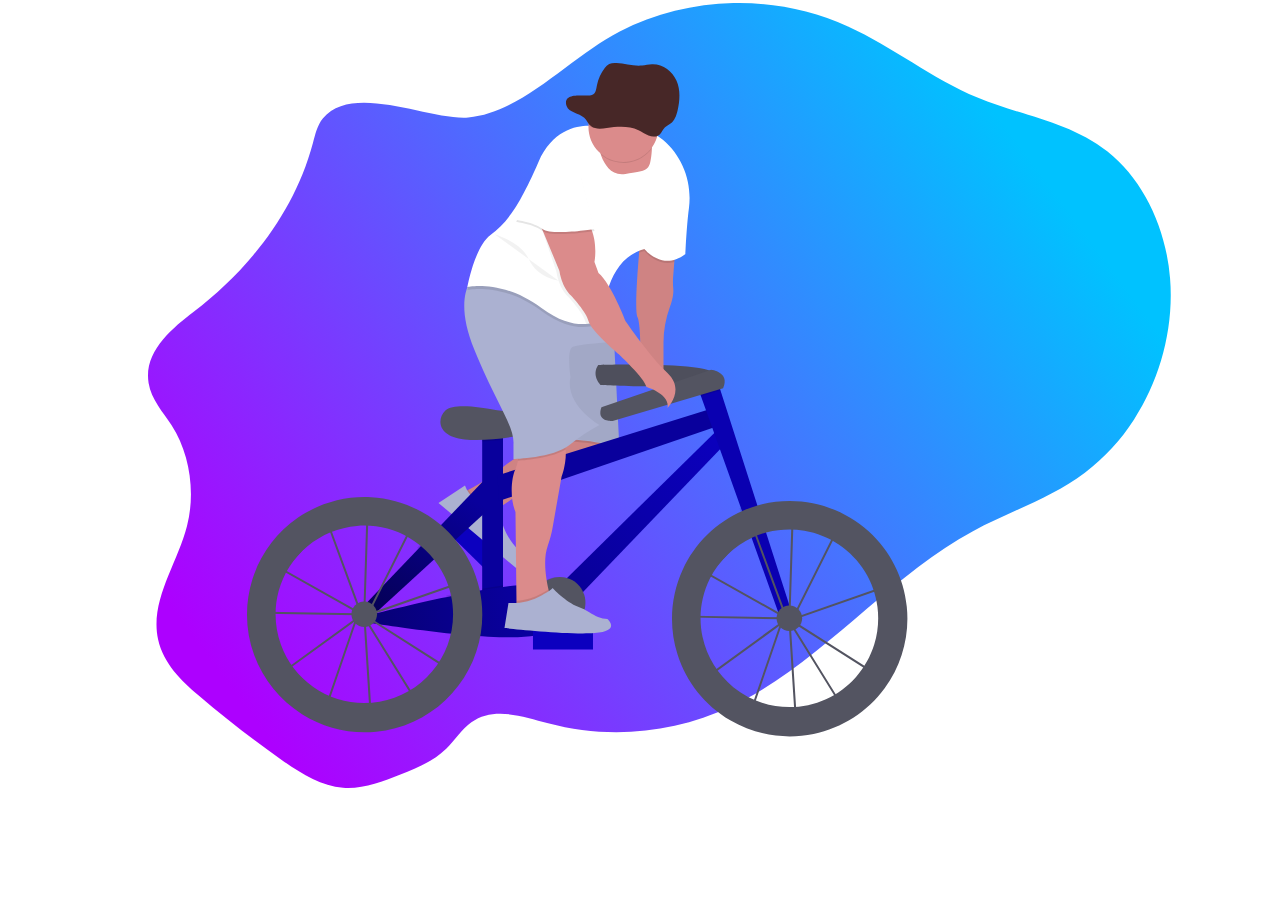
<file: index.html>
<!DOCTYPE html>
<html lang="en">
  <head>
    <meta charset="UTF-8" />
    <meta http-equiv="X-UA-Compatible" content="IE=edge" />
    <meta name="viewport" content="width=device-width, initial-scale=1.0" />
    <link rel="stylesheet" href="style.css">
    <title>Bike Animation</title>
  </head>
  <body>
    
    <svg
      width="1061"
      height="788"
      viewBox="0 0 1061 788"
      fill="none"
      xmlns="http://www.w3.org/2000/svg"
    >
      <g id="bike 1">
        <path
          id="background"
          d="M212.802 118.432C207.322 125.082 205.212 134.432 202.852 143.222C183.852 214.062 137.032 271.042 83.7121 311.742C61.1321 328.982 33.6421 352.102 38.5821 383.012C41.2421 399.612 52.9121 411.832 61.5821 425.352C79.7721 453.662 85.6721 492.142 77.0021 526.032C67.1421 564.592 39.5821 600.572 48.1121 639.562C53.3721 663.562 71.2321 680.642 88.4021 695.322C115.189 718.209 142.829 739.649 171.322 759.642C190.422 773.042 210.742 786.082 233.002 787.782C252.602 789.282 271.802 781.832 290.412 774.482C306.672 768.052 323.342 761.362 336.472 748.482C345.042 740.072 351.872 729.222 361.392 722.342C383.752 706.182 412.472 716.422 438.112 723.342C498.612 739.582 563.362 733.652 620.932 706.602C709.242 665.102 776.552 577.952 862.932 531.192C900.072 511.082 940.472 498.602 974.862 472.702C994.237 457.956 1010.89 439.938 1024.06 419.462C1050.06 379.352 1064.12 328.212 1060.06 278.152C1056 228.092 1033.25 179.852 997.522 151.592C959.272 121.342 910.962 115.692 867.442 97.5322C822.502 78.7722 782.522 46.5322 738.012 26.4022C701.996 10.1588 662.8 2.18501 623.3 3.06578C583.8 3.94656 544.998 13.6596 509.742 31.4922C461.302 55.9922 412.202 113.152 358.252 117.492C319.812 120.492 242.822 82.0122 212.802 118.432Z"
          fill="url(#paint0_linear)"
        />
        <g id="man-bike">
          <path
            id="Vector"
            d="M387 554.303L344.293 512.159L330.947 525.683L373.654 567.827L387 554.303Z"
            fill="#0C00BF"
          />
          <path
            id="Vector_2"
            d="M354.48 491.99C354.48 491.99 379.27 478.91 388.85 470.49C394.617 465.444 400.818 460.917 407.38 456.96L438.48 438.03L503.48 433.03L506.48 444.03C506.48 444.03 511.48 460.03 461.48 474.03C411.48 488.03 386.48 510.03 386.48 510.03C386.48 510.03 354.48 520.99 354.48 491.99Z"
            fill="#DB8B8B"
          />
          <path
            id="Vector_3"
            opacity="0.1"
            d="M389.13 507.86C387.36 509.21 386.48 509.99 386.48 509.99C386.48 509.99 354.48 520.99 354.48 491.99C354.48 491.99 356.03 491.17 358.48 489.8C360.955 493.831 364.423 497.16 368.551 499.469C372.679 501.778 377.33 502.99 382.06 502.99H385.45L389.13 507.86Z"
            fill="black"
          />
          <path
            id="Vector_4"
            opacity="0.05"
            d="M505.54 449.55C502.76 455.44 493.17 465.12 461.48 473.99C420.87 485.36 396.75 501.99 389.13 507.86C387.36 509.21 386.48 509.99 386.48 509.99C386.48 509.99 354.48 520.99 354.48 491.99C354.48 491.99 356.03 491.17 358.48 489.8C365.91 485.73 381.64 476.8 388.82 470.45C394.586 465.403 400.787 460.875 407.35 456.92L438.45 437.99L450.03 437.1L503.45 432.99L506.45 443.99C506.45 443.99 507.15 446.14 505.54 449.55Z"
            fill="black"
          />
          <path
            id="Vector_5"
            d="M354.98 485.49L328.48 502.99L406.08 567.99C406.08 567.99 417.48 560.99 411.48 552.99C411.48 552.99 391.48 535.99 390.48 511.99L384.48 503.99H381.09C375.358 503.991 369.767 502.211 365.089 498.897C360.412 495.583 356.88 490.898 354.98 485.49Z"
            fill="#ABB1D1"
          />
          <path
            id="Vector_6"
            opacity="0.1"
            d="M505.54 449.55C489.54 441.82 450.48 440.99 450.48 440.99L450.06 437.1L503.48 432.99L506.48 443.99C506.48 443.99 507.15 446.14 505.54 449.55Z"
            fill="black"
          />
          <path
            id="Vector_7"
            d="M450.48 438.99C450.48 438.99 497.48 439.99 509.48 449.99L503.48 328.99H438.48L450.48 438.99Z"
            fill="#ABB1D1"
          />
          <path
            id="Vector_8"
            opacity="0.05"
            d="M450.48 438.49C450.48 438.49 497.48 439.49 509.48 449.49L503.48 328.49H438.48L450.48 438.49Z"
            fill="black"
          />
          <path
            id="Vector_9"
            d="M488.24 364.95C488.24 364.95 605.89 360.95 608.29 376.16C610.69 391.37 490.64 384.96 490.64 384.96C490.64 384.96 481.04 375.35 488.24 364.95Z"
            fill="#535461"
          />
          <path
            id="Vector_10"
            opacity="0.05"
            d="M488.24 364.95C488.24 364.95 605.89 360.95 608.29 376.16C610.69 391.37 490.64 384.96 490.64 384.96C490.64 384.96 481.04 375.35 488.24 364.95Z"
            fill="black"
          />
          <path
            id="Vector_11"
            d="M393 425.78H372.19V606.66H393V425.78Z"
            fill="#09009C"
          />
          <path
            id="Vector_12"
            opacity="0.1"
            d="M393 425.77V439.7C386.08 440.6 379 441.17 372.19 441.39V425.77H393Z"
            fill="black"
          />
          <path
            id="Vector_13"
            d="M391.44 410.78C388.52 410.554 385.616 410.164 382.74 409.61C371.46 407.45 343.02 402.92 335.37 410.61C325.77 420.21 328.97 437.02 354.58 439.42C380.19 441.82 424.21 435.42 433.02 425.81C433.02 425.77 417.09 412.75 391.44 410.78Z"
            fill="#535461"
          />
          <path
            id="Vector_14"
            d="M387.4 475.4L605.9 407.37L613.1 424.18L389 501.01L387.4 475.4Z"
            fill="#09009C"
          />
          <path
            id="Vector_15"
            d="M452.23 582.65L609.9 427.38L618.7 440.18L468.23 597.05L452.23 582.65Z"
            fill="url(#paint1_linear)"
          />
          <path
            id="Vector_16"
            opacity="0.1"
            d="M653.58 529.85C648.584 531.142 643.712 532.872 639.02 535.02L629.46 508.31C634.477 506.123 639.644 504.295 644.92 502.84L653.58 529.85Z"
            fill="black"
          />
          <path
            id="Vector_17"
            d="M680.33 608.26L669.13 614.66L590.99 396.33L587.49 386.56L605.9 376.15L610.51 390.53L680.33 608.26Z"
            fill="#0A00B1"
          />
          <path
            id="Vector_18"
            opacity="0.1"
            d="M610.51 390.53L590.99 396.33L587.49 386.56L605.9 376.15L610.51 390.53Z"
            fill="black"
          />
          <path
            id="Vector_19"
            d="M491.44 407.37L601.09 369.75C601.09 369.75 620.3 372.15 613.09 388.16L502.65 420.97C502.65 420.97 485.85 422.57 491.44 407.37Z"
            fill="#535461"
          />
          <path
            id="Vector_20"
            opacity="0.1"
            d="M367.79 615.86C367.789 621.994 367.314 628.119 366.37 634.18C356.77 633.49 346.85 632.49 337.13 631.49C339.289 619.599 339.021 607.394 336.34 595.61C345.81 593.61 355.48 591.7 364.92 589.97C366.833 598.467 367.795 607.15 367.79 615.86Z"
            fill="black"
          />
          <path
            id="Vector_21"
            opacity="0.1"
            d="M393 585.38V606.65H372.19V588.65C379.39 587.4 386.39 586.29 393 585.38Z"
            fill="black"
          />
          <path
            id="Vector_22"
            d="M258.54 615.49C258.54 615.49 426.62 571.49 440.22 588.28C453.82 605.07 468.23 627.49 425.85 635.49C383.47 643.49 255.37 621.88 255.37 621.88L258.54 615.49Z"
            fill="url(#paint2_linear)"
          />
          <path
            id="Vector_23"
            opacity="0.1"
            d="M341.21 541.37L319.85 560.92C316.067 556.064 311.791 551.614 307.09 547.64L327.03 526.81C332.164 531.249 336.908 536.12 341.21 541.37Z"
            fill="black"
          />
          <path
            id="Vector_24"
            d="M252.94 606.66L378.59 475.4L382.6 505.81L259.34 618.66L252.94 606.66Z"
            fill="url(#paint3_linear)"
          />
          <path
            id="Vector_25"
            opacity="0.1"
            d="M448.22 628.27C462.364 628.27 473.83 616.804 473.83 602.66C473.83 588.516 462.364 577.05 448.22 577.05C434.076 577.05 422.61 588.516 422.61 602.66C422.61 616.804 434.076 628.27 448.22 628.27Z"
            fill="black"
          />
          <path
            id="Vector_26"
            d="M449.83 628.27C463.974 628.27 475.44 616.804 475.44 602.66C475.44 588.516 463.974 577.05 449.83 577.05C435.686 577.05 424.22 588.516 424.22 602.66C424.22 616.804 435.686 628.27 449.83 628.27Z"
            fill="#535461"
          />
          <path
            id="Vector_27"
            d="M442.992 600.736L442.984 600.742C439.977 602.991 439.362 607.253 441.611 610.26L461.937 637.441C464.186 640.448 468.448 641.063 471.455 638.814L471.463 638.808C474.471 636.559 475.085 632.297 472.836 629.29L452.51 602.109C450.261 599.102 446 598.487 442.992 600.736Z"
            fill="#6C63FF"
          />
          <path
            id="Vector_28"
            d="M565.48 246.99L563.1 277.1C562.826 280.914 562.876 284.744 563.25 288.55C563.56 291.92 563.25 297.82 559.95 306.82C555.713 318.317 553.523 330.467 553.48 342.72V376.99L530.48 372.99C530.48 372.99 531.48 324.99 527.48 316.99C523.48 308.99 530.48 237.99 530.48 237.99L565.48 246.99Z"
            fill="#DB8B8B"
          />
          <path
            id="Vector_29"
            opacity="0.05"
            d="M564.3 261.91L563.1 277.1C562.83 280.911 562.883 284.738 563.26 288.54C563.57 291.91 563.26 297.81 559.96 306.82C555.723 318.317 553.533 330.467 553.49 342.72V376.99L530.49 372.99C530.49 372.99 531.49 324.99 527.49 316.99C524.66 311.32 527.34 274.05 529.15 252.78C529.9 244.03 530.49 237.99 530.49 237.99L565.49 246.99L564.3 261.91Z"
            fill="black"
          />
          <path
            id="Vector_30"
            d="M451.5 476.99L442.85 526.19C441.759 532.759 440.086 539.218 437.85 545.49C432.78 559.35 436.02 578.78 438.48 589.38C439.57 594.06 440.48 597.02 440.48 597.02L414.48 611.02L406.48 605.02V601.02L405.48 512.02C399.48 498.02 401.48 477.02 405.48 469.02C406.617 466.392 407.417 463.63 407.86 460.8C409.86 450.08 410.48 435.02 410.48 435.02C410.48 435.02 426.48 408.02 445.48 426.02C452.48 432.65 455.14 441.32 455.7 449.62C456.68 463.83 451.5 476.99 451.5 476.99Z"
            fill="#DB8B8B"
          />
          <path
            id="Vector_31"
            opacity="0.1"
            d="M455.7 449.59C441.83 457.83 417.7 460.16 407.86 460.77C409.86 450.05 410.48 434.99 410.48 434.99C410.48 434.99 426.48 407.99 445.48 425.99C452.48 432.62 455.14 441.29 455.7 449.59Z"
            fill="black"
          />
          <path
            id="Vector_32"
            d="M489.48 424.99C478.846 430.653 468.797 437.352 459.48 444.99C443.48 457.99 403.48 458.99 403.48 458.99V443.99C404.48 425.99 387.48 405.99 364.48 349.99C349.79 314.23 353.86 293.99 358.72 283.99C361.48 278.34 364.48 275.99 364.48 275.99L489.48 299.99L493.95 313.39L503.48 341.99C503.48 341.99 468.48 343.99 462.48 346.99C456.48 349.99 460.48 376.99 460.48 376.99C454.48 404.99 489.48 424.99 489.48 424.99Z"
            fill="#ABB1D1"
          />
          <path
            id="Vector_33"
            opacity="0.1"
            d="M565.48 246.99L564.3 261.91C546.9 266.91 534.48 250.99 534.48 250.99C532.665 251.477 530.882 252.074 529.14 252.78C529.89 244.03 530.48 237.99 530.48 237.99L565.48 246.99Z"
            fill="black"
          />
          <path
            id="Vector_34"
            opacity="0.1"
            d="M493.95 313.39C493.48 318.06 493.48 320.99 493.48 320.99C493.48 320.99 470.48 339.99 431.48 310.99C392.48 281.99 357.48 289.99 357.48 289.99C357.48 289.99 357.89 287.67 358.72 283.99C361.48 278.34 364.48 275.99 364.48 275.99L489.48 299.99L493.95 313.39Z"
            fill="black"
          />
          <path
            id="Vector_35"
            d="M578.96 207.94C576.35 228.29 575.48 253.94 575.48 253.94C552.48 271.94 534.48 248.94 534.48 248.94C512.76 254.77 502.55 273.78 497.74 290.37C495.164 299.344 493.732 308.607 493.48 317.94C493.48 317.94 487.4 322.94 476.2 323.94C465.61 324.83 450.43 322.07 431.48 307.94C392.48 278.94 357.48 286.94 357.48 286.94C357.48 286.94 364.48 246.94 380.48 234.94C396.48 222.94 408.48 207.94 428.48 161.94C448.48 115.94 489.48 126.94 489.48 126.94C489.48 126.94 491.48 117.94 528.48 126.94C537.492 129.302 545.834 133.721 552.85 139.85C572.64 156.49 582.24 182.3 578.96 207.94Z"
            fill="white"
          />
          <path
            id="Vector_36"
            d="M541.85 149.49C541.8 150.82 541.69 152.3 541.51 153.95C539.51 171.95 537.51 169.95 515.51 173.95C501.83 176.44 494.72 165.01 491.3 156.01C490.062 152.75 489.128 149.382 488.51 145.95L536.51 137.95C536.51 137.95 542.26 136.34 541.85 149.49Z"
            fill="#DB8B8B"
          />
          <path
            id="Vector_37"
            opacity="0.05"
            d="M497.74 290.42C495.164 299.394 493.732 308.657 493.48 317.99C493.48 317.99 487.4 322.99 476.2 323.99C475.884 323.353 475.643 322.682 475.48 321.99C473.48 312.99 458.48 296.99 458.48 296.99C448.48 287.99 446.48 271.99 446.48 271.99L429.98 223.49L424.48 218.99C424.48 218.99 447.48 200.99 467.48 215.99C487.48 230.99 481.48 262.99 481.48 262.99L485.48 273.99C489.63 277.49 493.85 283.66 497.74 290.42Z"
            fill="black"
          />
          <path
            id="Vector_38"
            d="M427.48 217.99L449.48 270.99C449.48 270.99 451.48 286.99 461.48 295.99C461.48 295.99 476.48 311.99 478.48 320.99C480.48 329.99 508.48 353.99 508.48 353.99C508.48 353.99 534.48 377.99 536.48 386.99C536.48 386.99 560.48 393.99 557.48 407.99C557.48 407.99 575.48 389.99 557.48 372.99C539.48 355.99 515.48 320.99 515.48 320.99C515.48 320.99 501.48 283.99 488.48 272.99L484.48 261.99C484.48 261.99 490.48 229.99 470.48 214.99C450.48 199.99 427.48 217.99 427.48 217.99Z"
            fill="#DB8B8B"
          />
          <path
            id="Vector_39"
            opacity="0.1"
            d="M440.48 596.99L414.48 610.99L406.48 604.99V600.99C415.464 600.352 424.193 597.718 432.03 593.28C434.43 591.92 436.69 590.58 438.5 589.4C439.55 594.03 440.48 596.99 440.48 596.99Z"
            fill="black"
          />
          <path
            id="Vector_40"
            opacity="0.1"
            d="M470.48 175.99L484.48 230.99C484.48 230.99 441.48 237.99 432.48 230.99C423.48 223.99 406.48 221.99 406.48 221.99C406.48 221.99 424.48 169.99 434.48 163.99C444.48 157.99 470.48 175.99 470.48 175.99Z"
            fill="black"
          />
          <path
            id="Vector_41"
            d="M470.48 173.99L484.48 228.99C484.48 228.99 441.48 235.99 432.48 228.99C423.48 221.99 406.48 219.99 406.48 219.99C406.48 219.99 424.48 167.99 434.48 161.99C444.48 155.99 470.48 173.99 470.48 173.99Z"
            fill="white"
          />
          <path
            id="Vector_42"
            opacity="0.1"
            d="M541.85 148.49C539.049 152.356 535.487 155.609 531.383 158.047C527.278 160.485 522.718 162.058 517.983 162.669C513.248 163.28 508.439 162.915 503.85 161.598C499.261 160.281 494.99 158.039 491.3 155.01C490.062 151.75 489.128 148.382 488.51 144.95L536.51 136.95C536.51 136.95 542.26 135.34 541.85 148.49Z"
            fill="black"
          />
          <path
            id="Vector_43"
            d="M548.48 126.99C548.48 136.273 544.793 145.175 538.229 151.739C531.665 158.303 522.763 161.99 513.48 161.99C504.197 161.99 495.295 158.303 488.731 151.739C482.168 145.175 478.48 136.273 478.48 126.99C478.48 126.41 478.48 125.83 478.48 125.25C478.711 115.967 482.62 107.157 489.346 100.756C496.073 94.3555 505.067 90.8893 514.35 91.12C523.633 91.3508 532.443 95.2595 538.844 101.986C545.245 108.713 548.711 117.707 548.48 126.99Z"
            fill="#DB8B8B"
          />
          <path
            id="Vector_44"
            opacity="0.1"
            d="M548.48 126.99C548.483 130.216 548.039 133.426 547.16 136.53C544.455 137.12 541.633 136.861 539.08 135.79C535.34 134.32 532.13 131.79 528.54 129.97C518.43 124.85 506.4 125.86 495.2 127.55C489.64 128.39 483.33 129.17 478.96 125.63C478.81 125.511 478.666 125.385 478.53 125.25C478.761 115.967 482.67 107.157 489.396 100.756C496.123 94.3555 505.117 90.8893 514.4 91.12C523.683 91.3508 532.493 95.2595 538.894 101.986C545.295 108.713 548.761 117.707 548.53 126.99H548.48Z"
            fill="black"
          />
          <path
            id="Vector_45"
            opacity="0.05"
            d="M384.98 234.49C384.98 234.49 410.98 241.49 418.98 259.49C426.98 277.49 448.62 280.78 448.62 280.78"
            fill="black"
          />
          <path
            id="Vector_46"
            d="M482.98 630.49H422.98V649.49H482.98V630.49Z"
            fill="#0C00BF"
          />
          <path
            id="Vector_47"
            d="M431.99 595.23C437.36 592.23 442.07 589.23 442.48 587.99C442.48 587.99 456.03 602.29 468.1 606.73C472.159 608.229 476.044 610.16 479.69 612.49C484.47 615.49 491.29 619.02 497.48 619.02C497.48 619.02 511.48 631.02 484.48 633.02C457.48 635.02 394.48 628.02 394.48 628.02L398.48 603.02C410.167 603.705 421.804 601 431.99 595.23Z"
            fill="#ABB1D1"
          />
        </g>
        <g id="left-wheel">
          <path
            id="Vector_48"
            d="M259.725 715.778L253.455 617.838L253.325 617.628L247.005 619.828L217.925 704.678L171.675 671.888L245.345 618.478L245.415 618.268L245.835 618.118L250.585 614.668L173.345 571.358L154.425 592.158L157.425 611.658L246.245 613.278V615.278L155.765 613.658L152.345 591.518L178.245 563.058L216.995 517.858L217.685 519.728L225.885 510.728L256.345 516.188V514.978L258.345 515.038V516.548L303.705 524.668L261.415 609.278L255.245 613.748V614.248V614.808L353.045 580.728L341.435 671.938L258.435 619.068L255.515 617.428L304.455 696.308L259.725 715.778ZM255.725 621.438L261.575 712.818L301.625 695.438L255.725 621.438ZM175.145 671.868L216.935 701.498L244.275 621.758L175.145 671.868ZM257.465 616.208L259.555 617.378L339.905 668.578L350.705 583.708L257.465 616.208ZM250.365 609.008L252.875 613.058L253.315 612.738L256.315 518.208L226.575 512.888L218.415 521.888L250.365 609.008ZM174.945 569.948L249.785 611.948L248.485 609.818L216.905 523.548L179.715 564.418L174.945 569.948ZM258.345 518.558L255.345 611.278L259.865 607.998L300.775 526.178L258.345 518.558Z"
            fill="#535461"
          />
          <path
            id="Vector_49"
            d="M369.415 588.738C365.405 570.919 357.285 554.283 345.705 540.158C341.406 534.909 336.666 530.038 331.535 525.598C311.809 508.567 286.986 498.568 260.962 497.17C234.938 495.771 209.187 503.053 187.749 517.873C166.311 532.693 150.401 554.211 142.515 579.05C134.629 603.89 135.214 630.645 144.178 655.116C153.142 679.587 169.978 700.39 192.042 714.258C214.107 728.127 240.152 734.277 266.09 731.743C292.028 729.208 316.39 718.134 335.353 700.257C354.317 682.379 366.807 658.712 370.865 632.968C371.809 626.907 372.284 620.783 372.285 614.648C372.292 605.932 371.329 597.242 369.415 588.738ZM254.225 703.088C235.993 703.069 218.209 697.435 203.292 686.953C188.374 676.47 177.047 661.648 170.851 644.501C164.655 627.354 163.89 608.715 168.66 591.118C173.43 573.521 183.505 557.82 197.513 546.15C211.521 534.48 228.783 527.408 246.953 525.895C265.122 524.381 283.316 528.501 299.062 537.693C314.807 546.884 327.34 560.703 334.956 577.268C342.571 593.834 344.9 612.343 341.625 630.278C337.875 650.722 327.076 669.203 311.107 682.506C295.137 695.809 275.01 703.093 254.225 703.088V703.088Z"
            fill="#535461"
          />
          <path
            id="Vector_50"
            d="M254.225 627.058C261.3 627.058 267.035 621.323 267.035 614.248C267.035 607.174 261.3 601.438 254.225 601.438C247.15 601.438 241.415 607.174 241.415 614.248C241.415 621.323 247.15 627.058 254.225 627.058Z"
            fill="#535461"
          />
        </g>
        <g id="right-wheel">
          <path
            id="Vector_51"
            d="M684.847 719.78L678.587 621.88L678.457 621.67L672.137 623.87L643.047 708.68L596.797 675.88L670.487 622.47L670.557 622.26L670.977 622.11L675.727 618.66L598.487 575.35L579.557 596.15L582.557 615.65L671.357 617.23V619.23L580.877 617.61L577.477 595.5L603.367 567.05L642.087 521.88L642.777 523.75L650.977 514.75L681.517 520.22V519.01L683.517 519.07V520.58L728.877 528.7L686.547 613.35L680.377 617.82V618.32V618.88L778.187 584.8L766.577 676.01L683.577 623.14L680.657 621.5L729.597 700.39L684.847 719.78ZM680.847 625.44L686.697 716.82L726.747 699.44L680.847 625.44ZM600.277 675.88L642.067 705.51L669.407 625.77L600.277 675.88ZM682.597 620.22L684.687 621.39L765.037 672.59L775.837 587.72L682.597 620.22ZM675.497 613.02L678.007 617.07L678.447 616.75L681.447 522.22L651.707 516.88L643.547 525.88L675.497 613.02ZM600.107 573.97L674.947 615.97L673.647 613.84L642.067 527.57L604.867 568.45L600.107 573.97ZM683.477 522.58L680.477 615.27L684.997 611.99L725.907 530.17L683.477 522.58Z"
            fill="#535461"
          />
          <path
            id="Vector_52"
            d="M679.757 501C669.144 500.988 658.578 502.415 648.347 505.24C643.071 506.695 637.904 508.523 632.887 510.71C606.157 522.297 584.674 543.387 572.594 569.898C560.514 596.41 558.697 626.459 567.492 654.233C576.287 682.008 595.071 705.533 620.209 720.259C645.348 734.984 675.054 739.863 703.582 733.952C732.109 728.04 757.431 711.759 774.648 688.257C791.865 664.755 799.754 635.702 796.789 606.72C793.823 577.738 780.215 550.885 758.595 531.356C736.975 511.828 708.881 501.012 679.747 501H679.757ZM679.357 707.09C659.076 707.082 639.408 700.137 623.62 687.407C607.831 674.678 596.872 656.931 592.562 637.113C588.252 617.295 590.851 596.599 599.928 578.463C609.004 560.326 624.011 545.84 642.457 537.41C647.149 535.262 652.021 533.532 657.017 532.24C669.229 529.07 681.977 528.537 694.411 530.678C706.845 532.818 718.681 537.581 729.13 544.652C739.58 551.722 748.404 560.937 755.015 571.683C761.627 582.429 765.873 594.46 767.473 606.975C769.073 619.49 767.989 632.202 764.293 644.265C760.598 656.329 754.375 667.467 746.04 676.939C737.704 686.41 727.447 693.998 715.951 699.196C704.455 704.395 691.984 707.086 679.367 707.09H679.357Z"
            fill="#535461"
          />
          <path
            id="Vector_53"
            d="M679.357 631.06C686.432 631.06 692.167 625.325 692.167 618.25C692.167 611.175 686.432 605.44 679.357 605.44C672.282 605.44 666.547 611.175 666.547 618.25C666.547 625.325 672.282 631.06 679.357 631.06Z"
            fill="#535461"
          />
        </g>
        <g id="hat">
          <path
            id="Vector_54"
            d="M456.624 105.927C458.754 112.607 468.984 112.817 474.234 117.737C476.964 120.297 478.234 124.077 481.234 126.357C485.404 129.537 491.424 128.837 496.734 128.077C507.424 126.557 518.904 125.647 528.544 130.257C531.964 131.887 535.034 134.167 538.604 135.497C542.174 136.827 546.604 136.987 549.504 134.627C551.824 132.737 552.674 129.627 554.774 127.547C556.404 125.907 558.674 124.987 560.534 123.547C564.614 120.467 566.374 115.447 567.534 110.647C569.934 100.767 570.624 90.1167 566.534 80.7467C562.444 71.3767 552.604 63.7467 541.864 64.2367C538.574 64.3867 535.364 65.2367 532.084 65.5967C523.534 66.4667 515.084 63.5967 506.504 63.1067C504.015 62.8039 501.49 63.1483 499.174 64.1067C497.427 65.0775 495.92 66.4273 494.764 68.0567C490.836 73.2021 488.146 79.1836 486.904 85.5367C485.904 90.3267 485.854 94.6667 479.984 95.4067C473.314 96.2867 452.114 91.7967 456.624 105.927Z"
            fill="#472727"
          />
        </g>
      </g>
      <defs>
        <linearGradient
          id="paint0_linear"
          x1="879"
          y1="103.5"
          x2="110.5"
          y2="674.5"
          gradientUnits="userSpaceOnUse"
        >
          <stop stop-color="#00C2FF" />
          <stop offset="1" stop-color="#AD00FF" />
        </linearGradient>
        <linearGradient
          id="paint1_linear"
          x1="469"
          y1="579.5"
          x2="606"
          y2="443"
          gradientUnits="userSpaceOnUse"
        >
          <stop stop-color="#09009B" />
          <stop offset="1" stop-color="#0B00BC" />
        </linearGradient>
        <linearGradient
          id="paint2_linear"
          x1="269"
          y1="622.5"
          x2="469"
          y2="595"
          gradientUnits="userSpaceOnUse"
        >
          <stop stop-color="#070078" />
          <stop offset="1" stop-color="#0A00AE" />
        </linearGradient>
        <linearGradient
          id="paint3_linear"
          x1="367"
          y1="501.5"
          x2="291"
          y2="625.5"
          gradientUnits="userSpaceOnUse"
        >
          <stop stop-color="#09009C" />
          <stop offset="1" stop-color="#050056" />
        </linearGradient>
      </defs>
    </svg>
  </body>
</html>
</file>
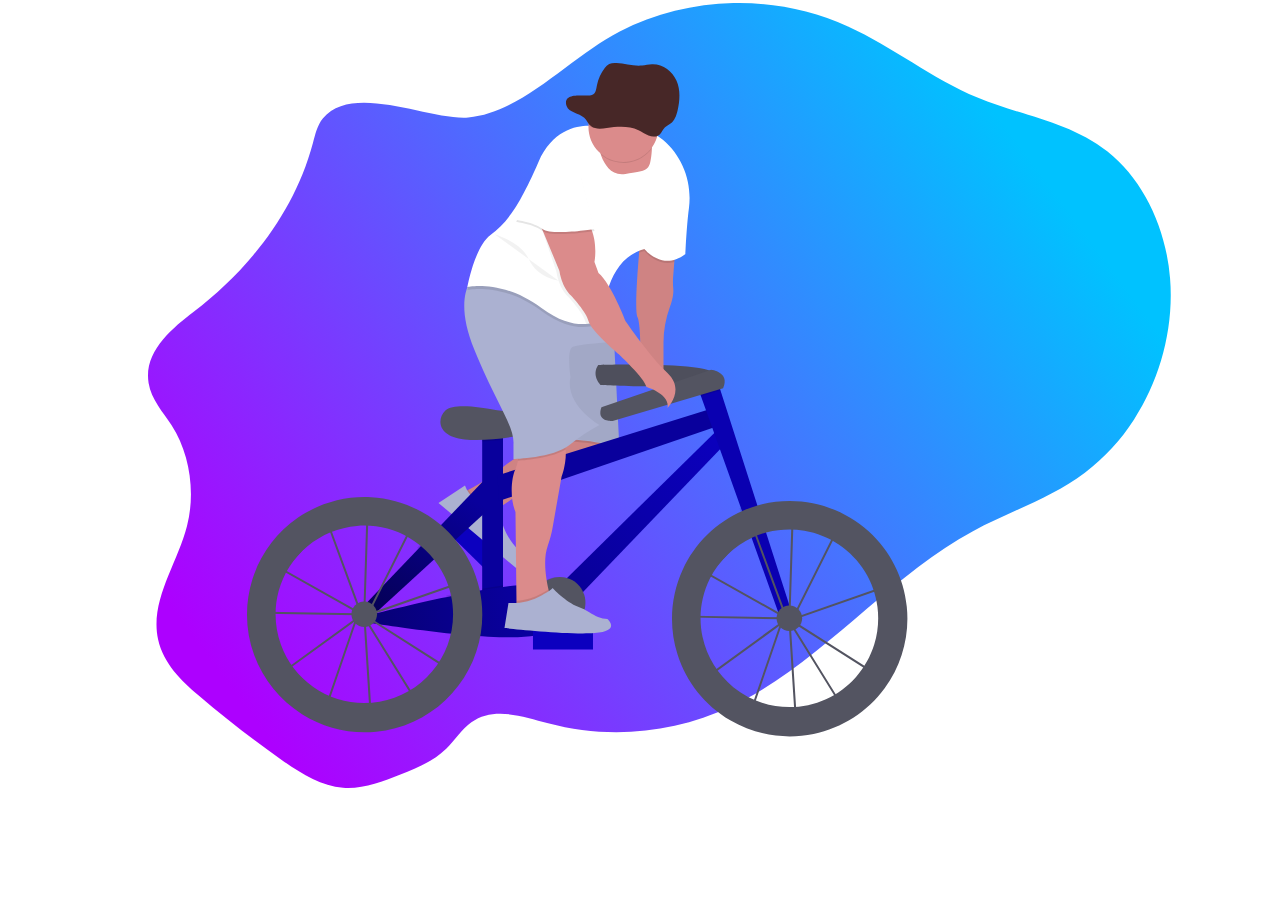
<file: bike-animation.html>
<!DOCTYPE html>
<html lang="en">
  <head>
    <meta charset="UTF-8" />
    <meta http-equiv="X-UA-Compatible" content="IE=edge" />
    <meta name="viewport" content="width=device-width, initial-scale=1.0" />
    <link rel="stylesheet" href="bike-animation-style.css">
    <title>Whrooooom</title>
  </head>
  <body>
    
    <svg
      width="1061"
      height="788"
      viewBox="0 0 1061 788"
      fill="none"
      xmlns="http://www.w3.org/2000/svg"
    >
      <g id="bike 1">
        <path
          id="background"
          d="M212.802 118.432C207.322 125.082 205.212 134.432 202.852 143.222C183.852 214.062 137.032 271.042 83.7121 311.742C61.1321 328.982 33.6421 352.102 38.5821 383.012C41.2421 399.612 52.9121 411.832 61.5821 425.352C79.7721 453.662 85.6721 492.142 77.0021 526.032C67.1421 564.592 39.5821 600.572 48.1121 639.562C53.3721 663.562 71.2321 680.642 88.4021 695.322C115.189 718.209 142.829 739.649 171.322 759.642C190.422 773.042 210.742 786.082 233.002 787.782C252.602 789.282 271.802 781.832 290.412 774.482C306.672 768.052 323.342 761.362 336.472 748.482C345.042 740.072 351.872 729.222 361.392 722.342C383.752 706.182 412.472 716.422 438.112 723.342C498.612 739.582 563.362 733.652 620.932 706.602C709.242 665.102 776.552 577.952 862.932 531.192C900.072 511.082 940.472 498.602 974.862 472.702C994.237 457.956 1010.89 439.938 1024.06 419.462C1050.06 379.352 1064.12 328.212 1060.06 278.152C1056 228.092 1033.25 179.852 997.522 151.592C959.272 121.342 910.962 115.692 867.442 97.5322C822.502 78.7722 782.522 46.5322 738.012 26.4022C701.996 10.1588 662.8 2.18501 623.3 3.06578C583.8 3.94656 544.998 13.6596 509.742 31.4922C461.302 55.9922 412.202 113.152 358.252 117.492C319.812 120.492 242.822 82.0122 212.802 118.432Z"
          fill="url(#paint0_linear)"
        />
        <g id="man-bike">
          <path
            id="Vector"
            d="M387 554.303L344.293 512.159L330.947 525.683L373.654 567.827L387 554.303Z"
            fill="#0C00BF"
          />
          <path
            id="Vector_2"
            d="M354.48 491.99C354.48 491.99 379.27 478.91 388.85 470.49C394.617 465.444 400.818 460.917 407.38 456.96L438.48 438.03L503.48 433.03L506.48 444.03C506.48 444.03 511.48 460.03 461.48 474.03C411.48 488.03 386.48 510.03 386.48 510.03C386.48 510.03 354.48 520.99 354.48 491.99Z"
            fill="#DB8B8B"
          />
          <path
            id="Vector_3"
            opacity="0.1"
            d="M389.13 507.86C387.36 509.21 386.48 509.99 386.48 509.99C386.48 509.99 354.48 520.99 354.48 491.99C354.48 491.99 356.03 491.17 358.48 489.8C360.955 493.831 364.423 497.16 368.551 499.469C372.679 501.778 377.33 502.99 382.06 502.99H385.45L389.13 507.86Z"
            fill="black"
          />
          <path
            id="Vector_4"
            opacity="0.05"
            d="M505.54 449.55C502.76 455.44 493.17 465.12 461.48 473.99C420.87 485.36 396.75 501.99 389.13 507.86C387.36 509.21 386.48 509.99 386.48 509.99C386.48 509.99 354.48 520.99 354.48 491.99C354.48 491.99 356.03 491.17 358.48 489.8C365.91 485.73 381.64 476.8 388.82 470.45C394.586 465.403 400.787 460.875 407.35 456.92L438.45 437.99L450.03 437.1L503.45 432.99L506.45 443.99C506.45 443.99 507.15 446.14 505.54 449.55Z"
            fill="black"
          />
          <path
            id="Vector_5"
            d="M354.98 485.49L328.48 502.99L406.08 567.99C406.08 567.99 417.48 560.99 411.48 552.99C411.48 552.99 391.48 535.99 390.48 511.99L384.48 503.99H381.09C375.358 503.991 369.767 502.211 365.089 498.897C360.412 495.583 356.88 490.898 354.98 485.49Z"
            fill="#ABB1D1"
          />
          <path
            id="Vector_6"
            opacity="0.1"
            d="M505.54 449.55C489.54 441.82 450.48 440.99 450.48 440.99L450.06 437.1L503.48 432.99L506.48 443.99C506.48 443.99 507.15 446.14 505.54 449.55Z"
            fill="black"
          />
          <path
            id="Vector_7"
            d="M450.48 438.99C450.48 438.99 497.48 439.99 509.48 449.99L503.48 328.99H438.48L450.48 438.99Z"
            fill="#ABB1D1"
          />
          <path
            id="Vector_8"
            opacity="0.05"
            d="M450.48 438.49C450.48 438.49 497.48 439.49 509.48 449.49L503.48 328.49H438.48L450.48 438.49Z"
            fill="black"
          />
          <path
            id="Vector_9"
            d="M488.24 364.95C488.24 364.95 605.89 360.95 608.29 376.16C610.69 391.37 490.64 384.96 490.64 384.96C490.64 384.96 481.04 375.35 488.24 364.95Z"
            fill="#535461"
          />
          <path
            id="Vector_10"
            opacity="0.05"
            d="M488.24 364.95C488.24 364.95 605.89 360.95 608.29 376.16C610.69 391.37 490.64 384.96 490.64 384.96C490.64 384.96 481.04 375.35 488.24 364.95Z"
            fill="black"
          />
          <path
            id="Vector_11"
            d="M393 425.78H372.19V606.66H393V425.78Z"
            fill="#09009C"
          />
          <path
            id="Vector_12"
            opacity="0.1"
            d="M393 425.77V439.7C386.08 440.6 379 441.17 372.19 441.39V425.77H393Z"
            fill="black"
          />
          <path
            id="Vector_13"
            d="M391.44 410.78C388.52 410.554 385.616 410.164 382.74 409.61C371.46 407.45 343.02 402.92 335.37 410.61C325.77 420.21 328.97 437.02 354.58 439.42C380.19 441.82 424.21 435.42 433.02 425.81C433.02 425.77 417.09 412.75 391.44 410.78Z"
            fill="#535461"
          />
          <path
            id="Vector_14"
            d="M387.4 475.4L605.9 407.37L613.1 424.18L389 501.01L387.4 475.4Z"
            fill="#09009C"
          />
          <path
            id="Vector_15"
            d="M452.23 582.65L609.9 427.38L618.7 440.18L468.23 597.05L452.23 582.65Z"
            fill="url(#paint1_linear)"
          />
          <path
            id="Vector_16"
            opacity="0.1"
            d="M653.58 529.85C648.584 531.142 643.712 532.872 639.02 535.02L629.46 508.31C634.477 506.123 639.644 504.295 644.92 502.84L653.58 529.85Z"
            fill="black"
          />
          <path
            id="Vector_17"
            d="M680.33 608.26L669.13 614.66L590.99 396.33L587.49 386.56L605.9 376.15L610.51 390.53L680.33 608.26Z"
            fill="#0A00B1"
          />
          <path
            id="Vector_18"
            opacity="0.1"
            d="M610.51 390.53L590.99 396.33L587.49 386.56L605.9 376.15L610.51 390.53Z"
            fill="black"
          />
          <path
            id="Vector_19"
            d="M491.44 407.37L601.09 369.75C601.09 369.75 620.3 372.15 613.09 388.16L502.65 420.97C502.65 420.97 485.85 422.57 491.44 407.37Z"
            fill="#535461"
          />
          <path
            id="Vector_20"
            opacity="0.1"
            d="M367.79 615.86C367.789 621.994 367.314 628.119 366.37 634.18C356.77 633.49 346.85 632.49 337.13 631.49C339.289 619.599 339.021 607.394 336.34 595.61C345.81 593.61 355.48 591.7 364.92 589.97C366.833 598.467 367.795 607.15 367.79 615.86Z"
            fill="black"
          />
          <path
            id="Vector_21"
            opacity="0.1"
            d="M393 585.38V606.65H372.19V588.65C379.39 587.4 386.39 586.29 393 585.38Z"
            fill="black"
          />
          <path
            id="Vector_22"
            d="M258.54 615.49C258.54 615.49 426.62 571.49 440.22 588.28C453.82 605.07 468.23 627.49 425.85 635.49C383.47 643.49 255.37 621.88 255.37 621.88L258.54 615.49Z"
            fill="url(#paint2_linear)"
          />
          <path
            id="Vector_23"
            opacity="0.1"
            d="M341.21 541.37L319.85 560.92C316.067 556.064 311.791 551.614 307.09 547.64L327.03 526.81C332.164 531.249 336.908 536.12 341.21 541.37Z"
            fill="black"
          />
          <path
            id="Vector_24"
            d="M252.94 606.66L378.59 475.4L382.6 505.81L259.34 618.66L252.94 606.66Z"
            fill="url(#paint3_linear)"
          />
          <path
            id="Vector_25"
            opacity="0.1"
            d="M448.22 628.27C462.364 628.27 473.83 616.804 473.83 602.66C473.83 588.516 462.364 577.05 448.22 577.05C434.076 577.05 422.61 588.516 422.61 602.66C422.61 616.804 434.076 628.27 448.22 628.27Z"
            fill="black"
          />
          <path
            id="Vector_26"
            d="M449.83 628.27C463.974 628.27 475.44 616.804 475.44 602.66C475.44 588.516 463.974 577.05 449.83 577.05C435.686 577.05 424.22 588.516 424.22 602.66C424.22 616.804 435.686 628.27 449.83 628.27Z"
            fill="#535461"
          />
          <path
            id="Vector_27"
            d="M442.992 600.736L442.984 600.742C439.977 602.991 439.362 607.253 441.611 610.26L461.937 637.441C464.186 640.448 468.448 641.063 471.455 638.814L471.463 638.808C474.471 636.559 475.085 632.297 472.836 629.29L452.51 602.109C450.261 599.102 446 598.487 442.992 600.736Z"
            fill="#6C63FF"
          />
          <path
            id="Vector_28"
            d="M565.48 246.99L563.1 277.1C562.826 280.914 562.876 284.744 563.25 288.55C563.56 291.92 563.25 297.82 559.95 306.82C555.713 318.317 553.523 330.467 553.48 342.72V376.99L530.48 372.99C530.48 372.99 531.48 324.99 527.48 316.99C523.48 308.99 530.48 237.99 530.48 237.99L565.48 246.99Z"
            fill="#DB8B8B"
          />
          <path
            id="Vector_29"
            opacity="0.05"
            d="M564.3 261.91L563.1 277.1C562.83 280.911 562.883 284.738 563.26 288.54C563.57 291.91 563.26 297.81 559.96 306.82C555.723 318.317 553.533 330.467 553.49 342.72V376.99L530.49 372.99C530.49 372.99 531.49 324.99 527.49 316.99C524.66 311.32 527.34 274.05 529.15 252.78C529.9 244.03 530.49 237.99 530.49 237.99L565.49 246.99L564.3 261.91Z"
            fill="black"
          />
          <path
            id="Vector_30"
            d="M451.5 476.99L442.85 526.19C441.759 532.759 440.086 539.218 437.85 545.49C432.78 559.35 436.02 578.78 438.48 589.38C439.57 594.06 440.48 597.02 440.48 597.02L414.48 611.02L406.48 605.02V601.02L405.48 512.02C399.48 498.02 401.48 477.02 405.48 469.02C406.617 466.392 407.417 463.63 407.86 460.8C409.86 450.08 410.48 435.02 410.48 435.02C410.48 435.02 426.48 408.02 445.48 426.02C452.48 432.65 455.14 441.32 455.7 449.62C456.68 463.83 451.5 476.99 451.5 476.99Z"
            fill="#DB8B8B"
          />
          <path
            id="Vector_31"
            opacity="0.1"
            d="M455.7 449.59C441.83 457.83 417.7 460.16 407.86 460.77C409.86 450.05 410.48 434.99 410.48 434.99C410.48 434.99 426.48 407.99 445.48 425.99C452.48 432.62 455.14 441.29 455.7 449.59Z"
            fill="black"
          />
          <path
            id="Vector_32"
            d="M489.48 424.99C478.846 430.653 468.797 437.352 459.48 444.99C443.48 457.99 403.48 458.99 403.48 458.99V443.99C404.48 425.99 387.48 405.99 364.48 349.99C349.79 314.23 353.86 293.99 358.72 283.99C361.48 278.34 364.48 275.99 364.48 275.99L489.48 299.99L493.95 313.39L503.48 341.99C503.48 341.99 468.48 343.99 462.48 346.99C456.48 349.99 460.48 376.99 460.48 376.99C454.48 404.99 489.48 424.99 489.48 424.99Z"
            fill="#ABB1D1"
          />
          <path
            id="Vector_33"
            opacity="0.1"
            d="M565.48 246.99L564.3 261.91C546.9 266.91 534.48 250.99 534.48 250.99C532.665 251.477 530.882 252.074 529.14 252.78C529.89 244.03 530.48 237.99 530.48 237.99L565.48 246.99Z"
            fill="black"
          />
          <path
            id="Vector_34"
            opacity="0.1"
            d="M493.95 313.39C493.48 318.06 493.48 320.99 493.48 320.99C493.48 320.99 470.48 339.99 431.48 310.99C392.48 281.99 357.48 289.99 357.48 289.99C357.48 289.99 357.89 287.67 358.72 283.99C361.48 278.34 364.48 275.99 364.48 275.99L489.48 299.99L493.95 313.39Z"
            fill="black"
          />
          <path
            id="Vector_35"
            d="M578.96 207.94C576.35 228.29 575.48 253.94 575.48 253.94C552.48 271.94 534.48 248.94 534.48 248.94C512.76 254.77 502.55 273.78 497.74 290.37C495.164 299.344 493.732 308.607 493.48 317.94C493.48 317.94 487.4 322.94 476.2 323.94C465.61 324.83 450.43 322.07 431.48 307.94C392.48 278.94 357.48 286.94 357.48 286.94C357.48 286.94 364.48 246.94 380.48 234.94C396.48 222.94 408.48 207.94 428.48 161.94C448.48 115.94 489.48 126.94 489.48 126.94C489.48 126.94 491.48 117.94 528.48 126.94C537.492 129.302 545.834 133.721 552.85 139.85C572.64 156.49 582.24 182.3 578.96 207.94Z"
            fill="white"
          />
          <path
            id="Vector_36"
            d="M541.85 149.49C541.8 150.82 541.69 152.3 541.51 153.95C539.51 171.95 537.51 169.95 515.51 173.95C501.83 176.44 494.72 165.01 491.3 156.01C490.062 152.75 489.128 149.382 488.51 145.95L536.51 137.95C536.51 137.95 542.26 136.34 541.85 149.49Z"
            fill="#DB8B8B"
          />
          <path
            id="Vector_37"
            opacity="0.05"
            d="M497.74 290.42C495.164 299.394 493.732 308.657 493.48 317.99C493.48 317.99 487.4 322.99 476.2 323.99C475.884 323.353 475.643 322.682 475.48 321.99C473.48 312.99 458.48 296.99 458.48 296.99C448.48 287.99 446.48 271.99 446.48 271.99L429.98 223.49L424.48 218.99C424.48 218.99 447.48 200.99 467.48 215.99C487.48 230.99 481.48 262.99 481.48 262.99L485.48 273.99C489.63 277.49 493.85 283.66 497.74 290.42Z"
            fill="black"
          />
          <path
            id="Vector_38"
            d="M427.48 217.99L449.48 270.99C449.48 270.99 451.48 286.99 461.48 295.99C461.48 295.99 476.48 311.99 478.48 320.99C480.48 329.99 508.48 353.99 508.48 353.99C508.48 353.99 534.48 377.99 536.48 386.99C536.48 386.99 560.48 393.99 557.48 407.99C557.48 407.99 575.48 389.99 557.48 372.99C539.48 355.99 515.48 320.99 515.48 320.99C515.48 320.99 501.48 283.99 488.48 272.99L484.48 261.99C484.48 261.99 490.48 229.99 470.48 214.99C450.48 199.99 427.48 217.99 427.48 217.99Z"
            fill="#DB8B8B"
          />
          <path
            id="Vector_39"
            opacity="0.1"
            d="M440.48 596.99L414.48 610.99L406.48 604.99V600.99C415.464 600.352 424.193 597.718 432.03 593.28C434.43 591.92 436.69 590.58 438.5 589.4C439.55 594.03 440.48 596.99 440.48 596.99Z"
            fill="black"
          />
          <path
            id="Vector_40"
            opacity="0.1"
            d="M470.48 175.99L484.48 230.99C484.48 230.99 441.48 237.99 432.48 230.99C423.48 223.99 406.48 221.99 406.48 221.99C406.48 221.99 424.48 169.99 434.48 163.99C444.48 157.99 470.48 175.99 470.48 175.99Z"
            fill="black"
          />
          <path
            id="Vector_41"
            d="M470.48 173.99L484.48 228.99C484.48 228.99 441.48 235.99 432.48 228.99C423.48 221.99 406.48 219.99 406.48 219.99C406.48 219.99 424.48 167.99 434.48 161.99C444.48 155.99 470.48 173.99 470.48 173.99Z"
            fill="white"
          />
          <path
            id="Vector_42"
            opacity="0.1"
            d="M541.85 148.49C539.049 152.356 535.487 155.609 531.383 158.047C527.278 160.485 522.718 162.058 517.983 162.669C513.248 163.28 508.439 162.915 503.85 161.598C499.261 160.281 494.99 158.039 491.3 155.01C490.062 151.75 489.128 148.382 488.51 144.95L536.51 136.95C536.51 136.95 542.26 135.34 541.85 148.49Z"
            fill="black"
          />
          <path
            id="Vector_43"
            d="M548.48 126.99C548.48 136.273 544.793 145.175 538.229 151.739C531.665 158.303 522.763 161.99 513.48 161.99C504.197 161.99 495.295 158.303 488.731 151.739C482.168 145.175 478.48 136.273 478.48 126.99C478.48 126.41 478.48 125.83 478.48 125.25C478.711 115.967 482.62 107.157 489.346 100.756C496.073 94.3555 505.067 90.8893 514.35 91.12C523.633 91.3508 532.443 95.2595 538.844 101.986C545.245 108.713 548.711 117.707 548.48 126.99Z"
            fill="#DB8B8B"
          />
          <path
            id="Vector_44"
            opacity="0.1"
            d="M548.48 126.99C548.483 130.216 548.039 133.426 547.16 136.53C544.455 137.12 541.633 136.861 539.08 135.79C535.34 134.32 532.13 131.79 528.54 129.97C518.43 124.85 506.4 125.86 495.2 127.55C489.64 128.39 483.33 129.17 478.96 125.63C478.81 125.511 478.666 125.385 478.53 125.25C478.761 115.967 482.67 107.157 489.396 100.756C496.123 94.3555 505.117 90.8893 514.4 91.12C523.683 91.3508 532.493 95.2595 538.894 101.986C545.295 108.713 548.761 117.707 548.53 126.99H548.48Z"
            fill="black"
          />
          <path
            id="Vector_45"
            opacity="0.05"
            d="M384.98 234.49C384.98 234.49 410.98 241.49 418.98 259.49C426.98 277.49 448.62 280.78 448.62 280.78"
            fill="black"
          />
          <path
            id="Vector_46"
            d="M482.98 630.49H422.98V649.49H482.98V630.49Z"
            fill="#0C00BF"
          />
          <path
            id="Vector_47"
            d="M431.99 595.23C437.36 592.23 442.07 589.23 442.48 587.99C442.48 587.99 456.03 602.29 468.1 606.73C472.159 608.229 476.044 610.16 479.69 612.49C484.47 615.49 491.29 619.02 497.48 619.02C497.48 619.02 511.48 631.02 484.48 633.02C457.48 635.02 394.48 628.02 394.48 628.02L398.48 603.02C410.167 603.705 421.804 601 431.99 595.23Z"
            fill="#ABB1D1"
          />
        </g>
        <g id="left-wheel">
          <path
            id="Vector_48"
            d="M259.725 715.778L253.455 617.838L253.325 617.628L247.005 619.828L217.925 704.678L171.675 671.888L245.345 618.478L245.415 618.268L245.835 618.118L250.585 614.668L173.345 571.358L154.425 592.158L157.425 611.658L246.245 613.278V615.278L155.765 613.658L152.345 591.518L178.245 563.058L216.995 517.858L217.685 519.728L225.885 510.728L256.345 516.188V514.978L258.345 515.038V516.548L303.705 524.668L261.415 609.278L255.245 613.748V614.248V614.808L353.045 580.728L341.435 671.938L258.435 619.068L255.515 617.428L304.455 696.308L259.725 715.778ZM255.725 621.438L261.575 712.818L301.625 695.438L255.725 621.438ZM175.145 671.868L216.935 701.498L244.275 621.758L175.145 671.868ZM257.465 616.208L259.555 617.378L339.905 668.578L350.705 583.708L257.465 616.208ZM250.365 609.008L252.875 613.058L253.315 612.738L256.315 518.208L226.575 512.888L218.415 521.888L250.365 609.008ZM174.945 569.948L249.785 611.948L248.485 609.818L216.905 523.548L179.715 564.418L174.945 569.948ZM258.345 518.558L255.345 611.278L259.865 607.998L300.775 526.178L258.345 518.558Z"
            fill="#535461"
          />
          <path
            id="Vector_49"
            d="M369.415 588.738C365.405 570.919 357.285 554.283 345.705 540.158C341.406 534.909 336.666 530.038 331.535 525.598C311.809 508.567 286.986 498.568 260.962 497.17C234.938 495.771 209.187 503.053 187.749 517.873C166.311 532.693 150.401 554.211 142.515 579.05C134.629 603.89 135.214 630.645 144.178 655.116C153.142 679.587 169.978 700.39 192.042 714.258C214.107 728.127 240.152 734.277 266.09 731.743C292.028 729.208 316.39 718.134 335.353 700.257C354.317 682.379 366.807 658.712 370.865 632.968C371.809 626.907 372.284 620.783 372.285 614.648C372.292 605.932 371.329 597.242 369.415 588.738ZM254.225 703.088C235.993 703.069 218.209 697.435 203.292 686.953C188.374 676.47 177.047 661.648 170.851 644.501C164.655 627.354 163.89 608.715 168.66 591.118C173.43 573.521 183.505 557.82 197.513 546.15C211.521 534.48 228.783 527.408 246.953 525.895C265.122 524.381 283.316 528.501 299.062 537.693C314.807 546.884 327.34 560.703 334.956 577.268C342.571 593.834 344.9 612.343 341.625 630.278C337.875 650.722 327.076 669.203 311.107 682.506C295.137 695.809 275.01 703.093 254.225 703.088V703.088Z"
            fill="#535461"
          />
          <path
            id="Vector_50"
            d="M254.225 627.058C261.3 627.058 267.035 621.323 267.035 614.248C267.035 607.174 261.3 601.438 254.225 601.438C247.15 601.438 241.415 607.174 241.415 614.248C241.415 621.323 247.15 627.058 254.225 627.058Z"
            fill="#535461"
          />
        </g>
        <g id="right-wheel">
          <path
            id="Vector_51"
            d="M684.847 719.78L678.587 621.88L678.457 621.67L672.137 623.87L643.047 708.68L596.797 675.88L670.487 622.47L670.557 622.26L670.977 622.11L675.727 618.66L598.487 575.35L579.557 596.15L582.557 615.65L671.357 617.23V619.23L580.877 617.61L577.477 595.5L603.367 567.05L642.087 521.88L642.777 523.75L650.977 514.75L681.517 520.22V519.01L683.517 519.07V520.58L728.877 528.7L686.547 613.35L680.377 617.82V618.32V618.88L778.187 584.8L766.577 676.01L683.577 623.14L680.657 621.5L729.597 700.39L684.847 719.78ZM680.847 625.44L686.697 716.82L726.747 699.44L680.847 625.44ZM600.277 675.88L642.067 705.51L669.407 625.77L600.277 675.88ZM682.597 620.22L684.687 621.39L765.037 672.59L775.837 587.72L682.597 620.22ZM675.497 613.02L678.007 617.07L678.447 616.75L681.447 522.22L651.707 516.88L643.547 525.88L675.497 613.02ZM600.107 573.97L674.947 615.97L673.647 613.84L642.067 527.57L604.867 568.45L600.107 573.97ZM683.477 522.58L680.477 615.27L684.997 611.99L725.907 530.17L683.477 522.58Z"
            fill="#535461"
          />
          <path
            id="Vector_52"
            d="M679.757 501C669.144 500.988 658.578 502.415 648.347 505.24C643.071 506.695 637.904 508.523 632.887 510.71C606.157 522.297 584.674 543.387 572.594 569.898C560.514 596.41 558.697 626.459 567.492 654.233C576.287 682.008 595.071 705.533 620.209 720.259C645.348 734.984 675.054 739.863 703.582 733.952C732.109 728.04 757.431 711.759 774.648 688.257C791.865 664.755 799.754 635.702 796.789 606.72C793.823 577.738 780.215 550.885 758.595 531.356C736.975 511.828 708.881 501.012 679.747 501H679.757ZM679.357 707.09C659.076 707.082 639.408 700.137 623.62 687.407C607.831 674.678 596.872 656.931 592.562 637.113C588.252 617.295 590.851 596.599 599.928 578.463C609.004 560.326 624.011 545.84 642.457 537.41C647.149 535.262 652.021 533.532 657.017 532.24C669.229 529.07 681.977 528.537 694.411 530.678C706.845 532.818 718.681 537.581 729.13 544.652C739.58 551.722 748.404 560.937 755.015 571.683C761.627 582.429 765.873 594.46 767.473 606.975C769.073 619.49 767.989 632.202 764.293 644.265C760.598 656.329 754.375 667.467 746.04 676.939C737.704 686.41 727.447 693.998 715.951 699.196C704.455 704.395 691.984 707.086 679.367 707.09H679.357Z"
            fill="#535461"
          />
          <path
            id="Vector_53"
            d="M679.357 631.06C686.432 631.06 692.167 625.325 692.167 618.25C692.167 611.175 686.432 605.44 679.357 605.44C672.282 605.44 666.547 611.175 666.547 618.25C666.547 625.325 672.282 631.06 679.357 631.06Z"
            fill="#535461"
          />
        </g>
        <g id="hat">
          <path
            id="Vector_54"
            d="M456.624 105.927C458.754 112.607 468.984 112.817 474.234 117.737C476.964 120.297 478.234 124.077 481.234 126.357C485.404 129.537 491.424 128.837 496.734 128.077C507.424 126.557 518.904 125.647 528.544 130.257C531.964 131.887 535.034 134.167 538.604 135.497C542.174 136.827 546.604 136.987 549.504 134.627C551.824 132.737 552.674 129.627 554.774 127.547C556.404 125.907 558.674 124.987 560.534 123.547C564.614 120.467 566.374 115.447 567.534 110.647C569.934 100.767 570.624 90.1167 566.534 80.7467C562.444 71.3767 552.604 63.7467 541.864 64.2367C538.574 64.3867 535.364 65.2367 532.084 65.5967C523.534 66.4667 515.084 63.5967 506.504 63.1067C504.015 62.8039 501.49 63.1483 499.174 64.1067C497.427 65.0775 495.92 66.4273 494.764 68.0567C490.836 73.2021 488.146 79.1836 486.904 85.5367C485.904 90.3267 485.854 94.6667 479.984 95.4067C473.314 96.2867 452.114 91.7967 456.624 105.927Z"
            fill="#472727"
          />
        </g>
      </g>
      <defs>
        <linearGradient
          id="paint0_linear"
          x1="879"
          y1="103.5"
          x2="110.5"
          y2="674.5"
          gradientUnits="userSpaceOnUse"
        >
          <stop stop-color="#00C2FF" />
          <stop offset="1" stop-color="#AD00FF" />
        </linearGradient>
        <linearGradient
          id="paint1_linear"
          x1="469"
          y1="579.5"
          x2="606"
          y2="443"
          gradientUnits="userSpaceOnUse"
        >
          <stop stop-color="#09009B" />
          <stop offset="1" stop-color="#0B00BC" />
        </linearGradient>
        <linearGradient
          id="paint2_linear"
          x1="269"
          y1="622.5"
          x2="469"
          y2="595"
          gradientUnits="userSpaceOnUse"
        >
          <stop stop-color="#070078" />
          <stop offset="1" stop-color="#0A00AE" />
        </linearGradient>
        <linearGradient
          id="paint3_linear"
          x1="367"
          y1="501.5"
          x2="291"
          y2="625.5"
          gradientUnits="userSpaceOnUse"
        >
          <stop stop-color="#09009C" />
          <stop offset="1" stop-color="#050056" />
        </linearGradient>
      </defs>
    </svg>
  </body>
</html>
</file>
<file: style.css>
*{
    margin: 0;
    padding: 0;
    box-sizing: border-box;
}
body{
    text-align: center;
}
#right-wheel,
#left-wheel {
    animation: wheel 2.3s linear infinite;
    transform-origin: center;
    transform-box: fill-box;
}
#man-bike{
    animation: bike 1s ease-in-out infinite alternate;
    transform-origin: bottom;
}
#hat{
    animation: hat 1s ease-in-out infinite alternate;
    transform-origin: center;
    transform-box: fill-box;
}
@keyframes wheel{
    from {
        transform: rotateZ(0deg);
    }
    to{
        transform: rotateZ(360deg);
    }
}
@keyframes bike{
    from {
        transform: rotateX(0deg);
    }
    to{
        transform: rotateX(17deg);
    }
}
@keyframes hat{
    from {
        transform: translateY(0%) rotateZ(0deg);
    }
    to {
        transform: translateY(45%) rotateZ(10deg);
    }
}
</file>
<file: bike-animation-style.css>
*{
    margin: 0;
    padding: 0;
    box-sizing: border-box;
}
body{
    text-align: center;
}
#right-wheel,
#left-wheel {
    animation: wheel 2.3s linear infinite;
    transform-origin: center;
    transform-box: fill-box;
}
#man-bike{
    animation: bike 1s ease-in-out infinite alternate;
    transform-origin: bottom;
}
#hat{
    animation: hat 1s ease-in-out infinite alternate;
    transform-origin: center;
    transform-box: fill-box;
}
@keyframes wheel{
    from {
        transform: rotateZ(0deg);
    }
    to{
        transform: rotateZ(360deg);
    }
}
@keyframes bike{
    from {
        transform: rotateX(0deg);
    }
    to{
        transform: rotateX(17deg);
    }
}
@keyframes hat{
    from {
        transform: translateY(0%) rotateZ(0deg);
    }
    to {
        transform: translateY(45%) rotateZ(10deg);
    }
}
</file>
